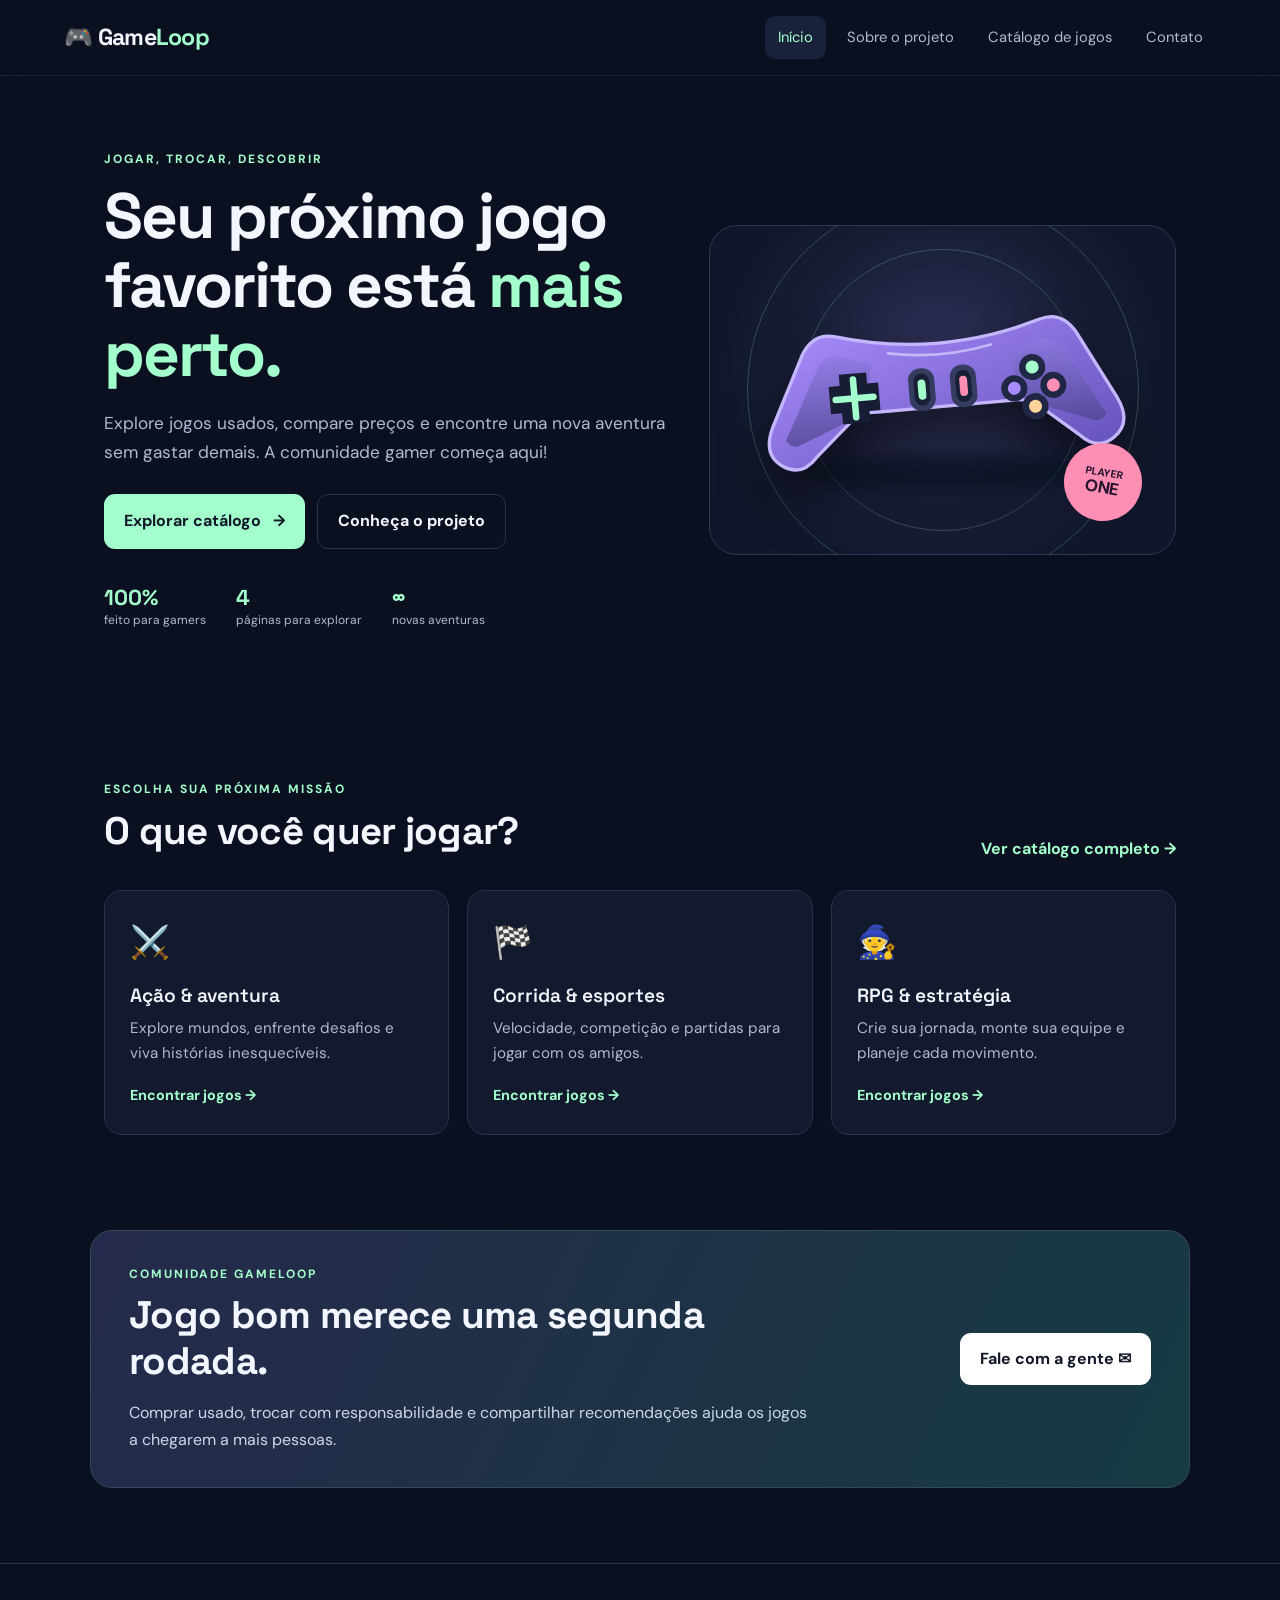
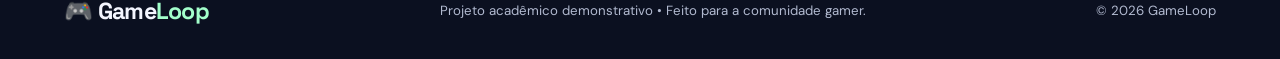
<file: Projeto_Gamer/index.html>
<!DOCTYPE html>
<html lang="pt-BR">
<head>
  <meta charset="UTF-8">
  <meta name="viewport" content="width=device-width, initial-scale=1.0">
  <meta name="description" content="GameLoop: catálogo de jogos usados, dicas e comunidade gamer.">
  <title>GameLoop | Início</title>
  <link rel="stylesheet" href="style.css">
</head>
<body>
  <header class="topo">
    <a class="logo" href="index.html" aria-label="GameLoop, página inicial">🎮 Game<span>Loop</span></a>
    <button class="menu-toggle" aria-label="Abrir menu" aria-expanded="false">☰</button>
    <nav class="menu" aria-label="Navegação principal">
      <a class="ativo" href="index.html">Início</a>
      <a href="sobre.html">Sobre o projeto</a>
      <a href="projeto.html">Catálogo de jogos</a>
      <a href="contato.html">Contato</a>
    </nav>
  </header>

  <main>
    <section class="hero">
      <div class="hero-texto">
        <p class="etiqueta">JOGAR, TROCAR, DESCOBRIR</p>
        <h1>Seu próximo jogo favorito está <span>mais perto.</span></h1>
        <p>Explore jogos usados, compare preços e encontre uma nova aventura sem gastar demais. A comunidade gamer começa aqui!</p>
        <div class="botoes">
          <a class="botao" href="projeto.html">Explorar catálogo <span aria-hidden="true">→</span></a>
          <a class="botao botao-secundario" href="sobre.html">Conheça o projeto</a>
        </div>
        <div class="mini-dados">
          <div><strong>100%</strong><small>feito para gamers</small></div>
          <div><strong>4</strong><small>páginas para explorar</small></div>
          <div><strong>∞</strong><small>novas aventuras</small></div>
        </div>
      </div>
      <div class="hero-arte">
        <img src="imagens/controle.svg" alt="Ilustração colorida de um controle de videogame">
        <div class="selo">PLAYER<br><strong>ONE</strong></div>
      </div>
    </section>

    <section class="secao">
      <div class="cabecalho-secao">
        <div><p class="etiqueta">ESCOLHA SUA PRÓXIMA MISSÃO</p><h2>O que você quer jogar?</h2></div>
        <a class="link-seta" href="projeto.html">Ver catálogo completo →</a>
      </div>
      <div class="cards">
        <article class="card categoria-card">
          <div class="icone-card">⚔️</div><h3>Ação & aventura</h3>
          <p>Explore mundos, enfrente desafios e viva histórias inesquecíveis.</p>
          <a href="projeto.html?categoria=Acao">Encontrar jogos →</a>
        </article>
        <article class="card categoria-card">
          <div class="icone-card">🏁</div><h3>Corrida & esportes</h3>
          <p>Velocidade, competição e partidas para jogar com os amigos.</p>
          <a href="projeto.html?categoria=Esportes">Encontrar jogos →</a>
        </article>
        <article class="card categoria-card">
          <div class="icone-card">🧙</div><h3>RPG & estratégia</h3>
          <p>Crie sua jornada, monte sua equipe e planeje cada movimento.</p>
          <a href="projeto.html?categoria=RPG">Encontrar jogos →</a>
        </article>
      </div>
    </section>

    <section class="faixa">
      <div><p class="etiqueta">COMUNIDADE GAMELOOP</p><h2>Jogo bom merece uma segunda rodada.</h2><p>Comprar usado, trocar com responsabilidade e compartilhar recomendações ajuda os jogos a chegarem a mais pessoas.</p></div>
      <a class="botao botao-claro" href="contato.html">Fale com a gente ✉</a>
    </section>
  </main>

  <footer class="rodape"><a class="logo" href="index.html">🎮 Game<span>Loop</span></a><p>Projeto acadêmico demonstrativo • Feito para a comunidade gamer.</p><p>© 2026 GameLoop</p></footer>
  <script src="script.js"></script>
</body>
</html>
</file>
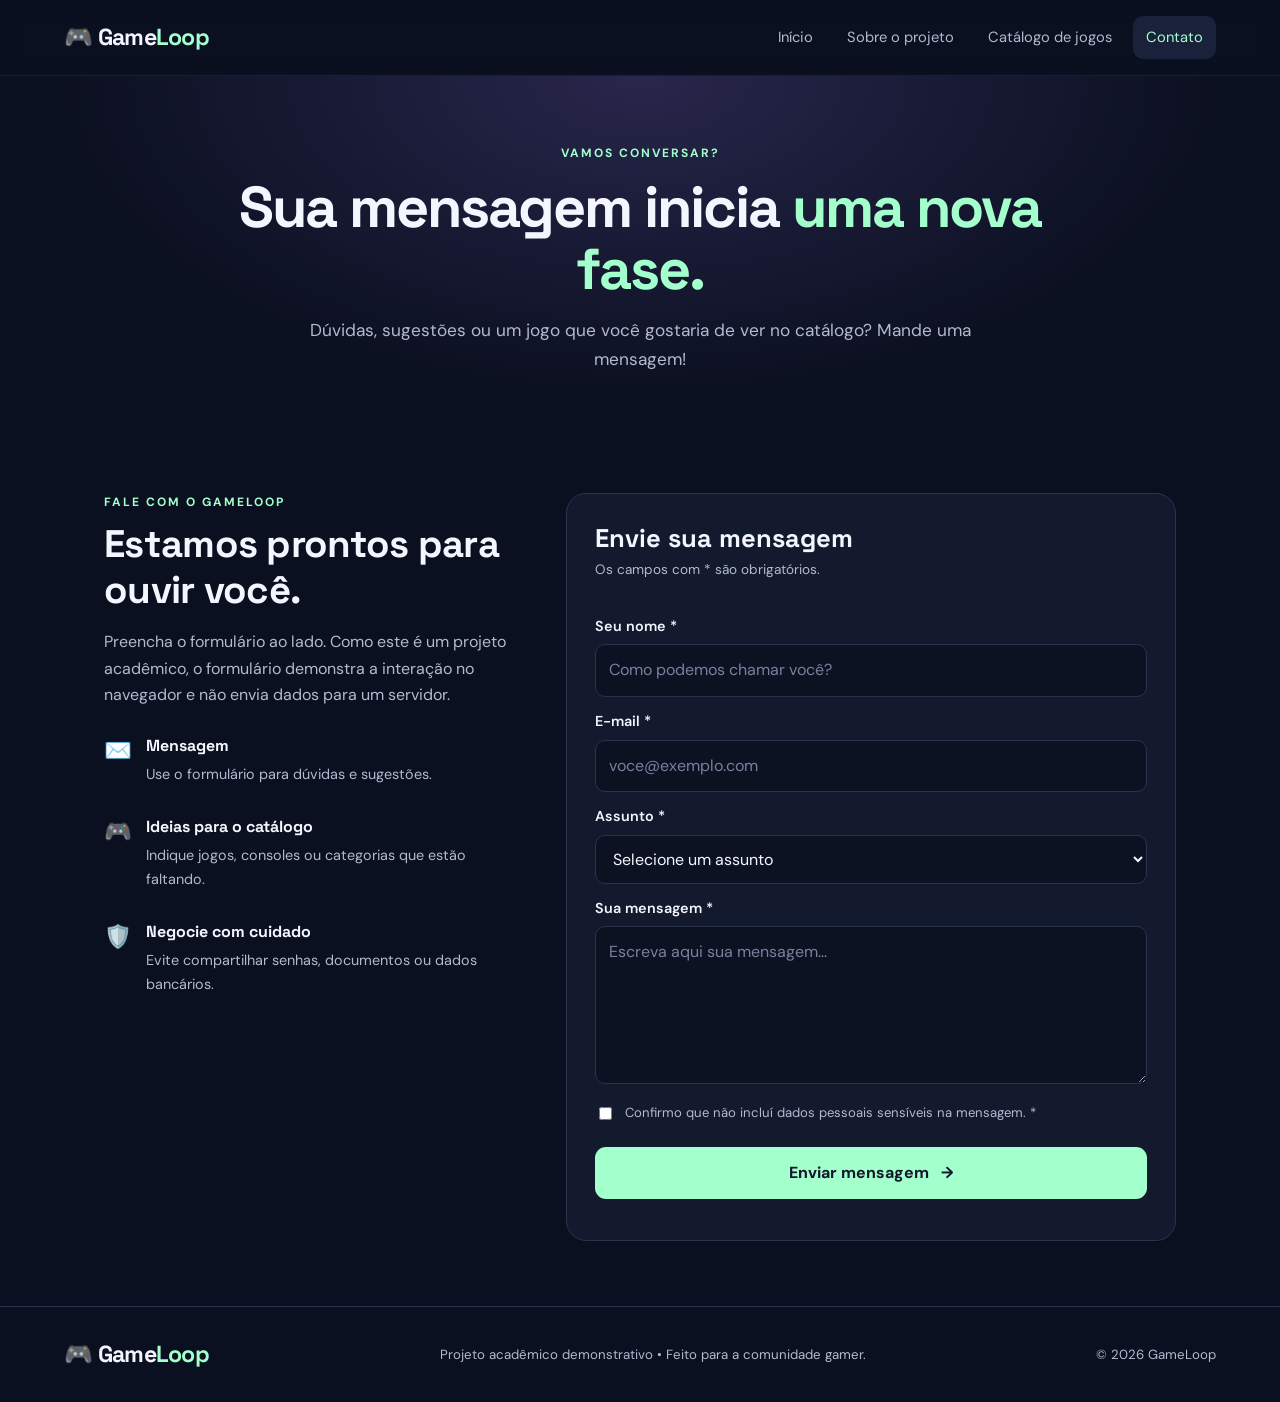
<file: Projeto_Gamer/contato.html>
<!DOCTYPE html>
<html lang="pt-BR">
<head>
  <meta charset="UTF-8">
  <meta name="viewport" content="width=device-width, initial-scale=1.0">
  <title>GameLoop | Contato</title>
  <link rel="stylesheet" href="style.css">
</head>
<body>
  <header class="topo">
    <a class="logo" href="index.html">🎮 Game<span>Loop</span></a>
    <button class="menu-toggle" aria-label="Abrir menu" aria-expanded="false">☰</button>
    <nav class="menu" aria-label="Navegação principal">
      <a href="index.html">Início</a><a href="sobre.html">Sobre o projeto</a><a href="projeto.html">Catálogo de jogos</a><a class="ativo" href="contato.html">Contato</a>
    </nav>
  </header>
  <main>
    <section class="pagina-banner"><p class="etiqueta">VAMOS CONVERSAR?</p><h1>Sua mensagem inicia <span>uma nova fase.</span></h1><p>Dúvidas, sugestões ou um jogo que você gostaria de ver no catálogo? Mande uma mensagem!</p></section>
    <section class="secao contato-layout">
      <div class="contato-info"><p class="etiqueta">FALE COM O GAMELOOP</p><h2>Estamos prontos para ouvir você.</h2><p>Preencha o formulário ao lado. Como este é um projeto acadêmico, o formulário demonstra a interação no navegador e não envia dados para um servidor.</p>
        <div class="info-item"><span>✉️</span><div><strong>Mensagem</strong><p>Use o formulário para dúvidas e sugestões.</p></div></div>
        <div class="info-item"><span>🎮</span><div><strong>Ideias para o catálogo</strong><p>Indique jogos, consoles ou categorias que estão faltando.</p></div></div>
        <div class="info-item"><span>🛡️</span><div><strong>Negocie com cuidado</strong><p>Evite compartilhar senhas, documentos ou dados bancários.</p></div></div>
      </div>
      <form class="formulario" id="form-contato">
        <h2>Envie sua mensagem</h2>
        <p class="texto-form">Os campos com * são obrigatórios.</p>
        <label for="nome">Seu nome *</label><input id="nome" name="nome" type="text" placeholder="Como podemos chamar você?" required minlength="2">
        <label for="email">E-mail *</label><input id="email" name="email" type="email" placeholder="voce@exemplo.com" required>
        <label for="assunto">Assunto *</label><select id="assunto" name="assunto" required><option value="">Selecione um assunto</option><option>Dúvida sobre o projeto</option><option>Sugestão de jogo</option><option>Compra ou troca de jogos</option><option>Outro assunto</option></select>
        <label for="mensagem">Sua mensagem *</label><textarea id="mensagem" name="mensagem" rows="5" placeholder="Escreva aqui sua mensagem..." required minlength="10"></textarea>
        <label class="check-privacidade"><input type="checkbox" id="concordo" required> Confirmo que não incluí dados pessoais sensíveis na mensagem. *</label>
        <button class="botao botao-enviar" type="submit">Enviar mensagem <span aria-hidden="true">→</span></button>
        <p id="retorno-form" class="retorno-form" role="status" aria-live="polite"></p>
      </form>
    </section>
  </main>
  <footer class="rodape"><a class="logo" href="index.html">🎮 Game<span>Loop</span></a><p>Projeto acadêmico demonstrativo • Feito para a comunidade gamer.</p><p>© 2026 GameLoop</p></footer>
  <script src="script.js"></script>
</body>
</html>
</file>
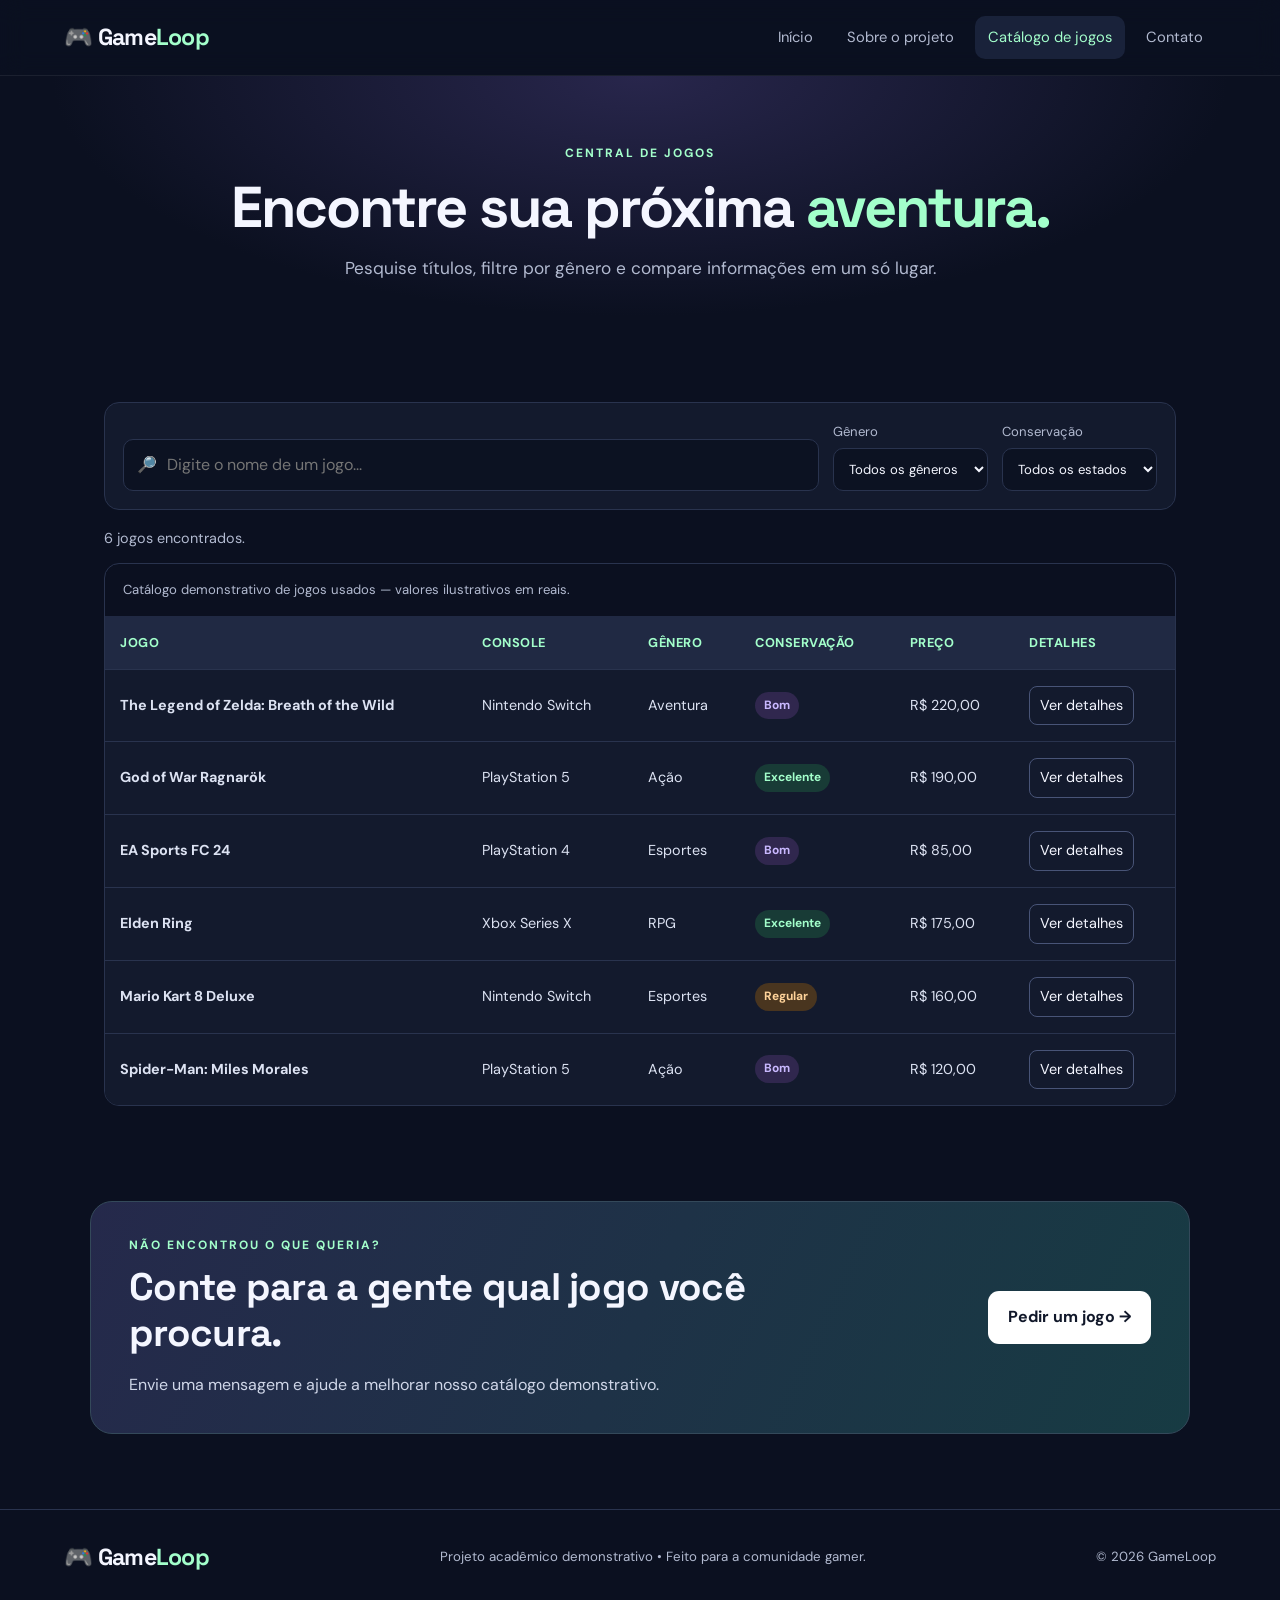
<file: Projeto_Gamer/projeto.html>
<!DOCTYPE html>
<html lang="pt-BR">
<head>
  <meta charset="UTF-8">
  <meta name="viewport" content="width=device-width, initial-scale=1.0">
  <title>GameLoop | Catálogo de jogos</title>
  <link rel="stylesheet" href="style.css">
</head>
<body>
  <header class="topo">
    <a class="logo" href="index.html">🎮 Game<span>Loop</span></a>
    <button class="menu-toggle" aria-label="Abrir menu" aria-expanded="false">☰</button>
    <nav class="menu" aria-label="Navegação principal">
      <a href="index.html">Início</a><a href="sobre.html">Sobre o projeto</a><a class="ativo" href="projeto.html">Catálogo de jogos</a><a href="contato.html">Contato</a>
    </nav>
  </header>
  <main>
    <section class="pagina-banner"><p class="etiqueta">CENTRAL DE JOGOS</p><h1>Encontre sua próxima <span>aventura.</span></h1><p>Pesquise títulos, filtre por gênero e compare informações em um só lugar.</p></section>
    <section class="secao">
      <div class="filtros">
        <label class="campo-busca">🔎 <span class="sr-only">Pesquisar jogos</span><input id="pesquisa" type="search" placeholder="Digite o nome de um jogo..." aria-label="Pesquisar jogos"></label>
        <label class="campo-select">Gênero
          <select id="filtro-genero"><option value="todos">Todos os gêneros</option><option>Ação</option><option>RPG</option><option>Esportes</option><option>Aventura</option></select>
        </label>
        <label class="campo-select">Conservação
          <select id="filtro-estado"><option value="todos">Todos os estados</option><option>Excelente</option><option>Bom</option><option>Regular</option></select>
        </label>
      </div>
      <p id="resultado-contagem" class="resultado-contagem" aria-live="polite">Mostrando todos os jogos.</p>
      <div class="tabela-wrap">
        <table id="tabela-jogos">
          <caption>Catálogo demonstrativo de jogos usados — valores ilustrativos em reais.</caption>
          <thead><tr><th scope="col">Jogo</th><th scope="col">Console</th><th scope="col">Gênero</th><th scope="col">Conservação</th><th scope="col">Preço</th><th scope="col">Detalhes</th></tr></thead>
          <tbody>
            <tr data-nome="the legend of zelda breath of the wild" data-genero="Aventura" data-estado="Bom"><td><strong>The Legend of Zelda: Breath of the Wild</strong></td><td>Nintendo Switch</td><td>Aventura</td><td><span class="estado estado-bom">Bom</span></td><td>R$ 220,00</td><td><button class="detalhe-btn" data-detalhe="Aventura em mundo aberto. Confira se a caixa e o cartucho estão incluídos na negociação.">Ver detalhes</button></td></tr>
            <tr data-nome="god of war ragnarok" data-genero="Ação" data-estado="Excelente"><td><strong>God of War Ragnarök</strong></td><td>PlayStation 5</td><td>Ação</td><td><span class="estado estado-excelente">Excelente</span></td><td>R$ 190,00</td><td><button class="detalhe-btn" data-detalhe="Aventura de ação. Verifique a mídia, a capa e a compatibilidade com seu console.">Ver detalhes</button></td></tr>
            <tr data-nome="ea sports fc 24" data-genero="Esportes" data-estado="Bom"><td><strong>EA Sports FC 24</strong></td><td>PlayStation 4</td><td>Esportes</td><td><span class="estado estado-bom">Bom</span></td><td>R$ 85,00</td><td><button class="detalhe-btn" data-detalhe="Jogo de futebol. Confirme se os modos que você deseja jogar ainda estão disponíveis.">Ver detalhes</button></td></tr>
            <tr data-nome="elden ring" data-genero="RPG" data-estado="Excelente"><td><strong>Elden Ring</strong></td><td>Xbox Series X</td><td>RPG</td><td><span class="estado estado-excelente">Excelente</span></td><td>R$ 175,00</td><td><button class="detalhe-btn" data-detalhe="RPG de fantasia e exploração. Confira a edição e a plataforma antes de comprar.">Ver detalhes</button></td></tr>
            <tr data-nome="mario kart 8 deluxe" data-genero="Esportes" data-estado="Regular"><td><strong>Mario Kart 8 Deluxe</strong></td><td>Nintendo Switch</td><td>Esportes</td><td><span class="estado estado-regular">Regular</span></td><td>R$ 160,00</td><td><button class="detalhe-btn" data-detalhe="Corridas divertidas para jogar sozinho ou com amigos. Inspecione bem o cartucho e a embalagem.">Ver detalhes</button></td></tr>
            <tr data-nome="spider-man miles morales" data-genero="Ação" data-estado="Bom"><td><strong>Spider-Man: Miles Morales</strong></td><td>PlayStation 5</td><td>Ação</td><td><span class="estado estado-bom">Bom</span></td><td>R$ 120,00</td><td><button class="detalhe-btn" data-detalhe="Jogo de ação com super-herói. Compare a edição e o conteúdo incluído.">Ver detalhes</button></td></tr>
          </tbody>
        </table>
      </div>
      <div id="mensagem-vazia" class="mensagem-vazia" hidden>Nenhum jogo encontrado. Tente outro nome ou altere os filtros.</div>
    </section>
    <section class="faixa"><div><p class="etiqueta">NÃO ENCONTROU O QUE QUERIA?</p><h2>Conte para a gente qual jogo você procura.</h2><p>Envie uma mensagem e ajude a melhorar nosso catálogo demonstrativo.</p></div><a class="botao botao-claro" href="contato.html">Pedir um jogo →</a></section>
  </main>
  <div class="modal" id="modal-detalhes" role="dialog" aria-modal="true" aria-labelledby="modal-titulo" hidden><div class="modal-caixa"><button class="modal-fechar" aria-label="Fechar detalhes">×</button><p class="etiqueta">DETALHES DO JOGO</p><h2 id="modal-titulo">Sobre este jogo</h2><p id="modal-texto"></p><button class="botao" id="modal-ok">Entendi</button></div></div>
  <footer class="rodape"><a class="logo" href="index.html">🎮 Game<span>Loop</span></a><p>Projeto acadêmico demonstrativo • Feito para a comunidade gamer.</p><p>© 2026 GameLoop</p></footer>
  <script src="script.js"></script>
</body>
</html>
</file>
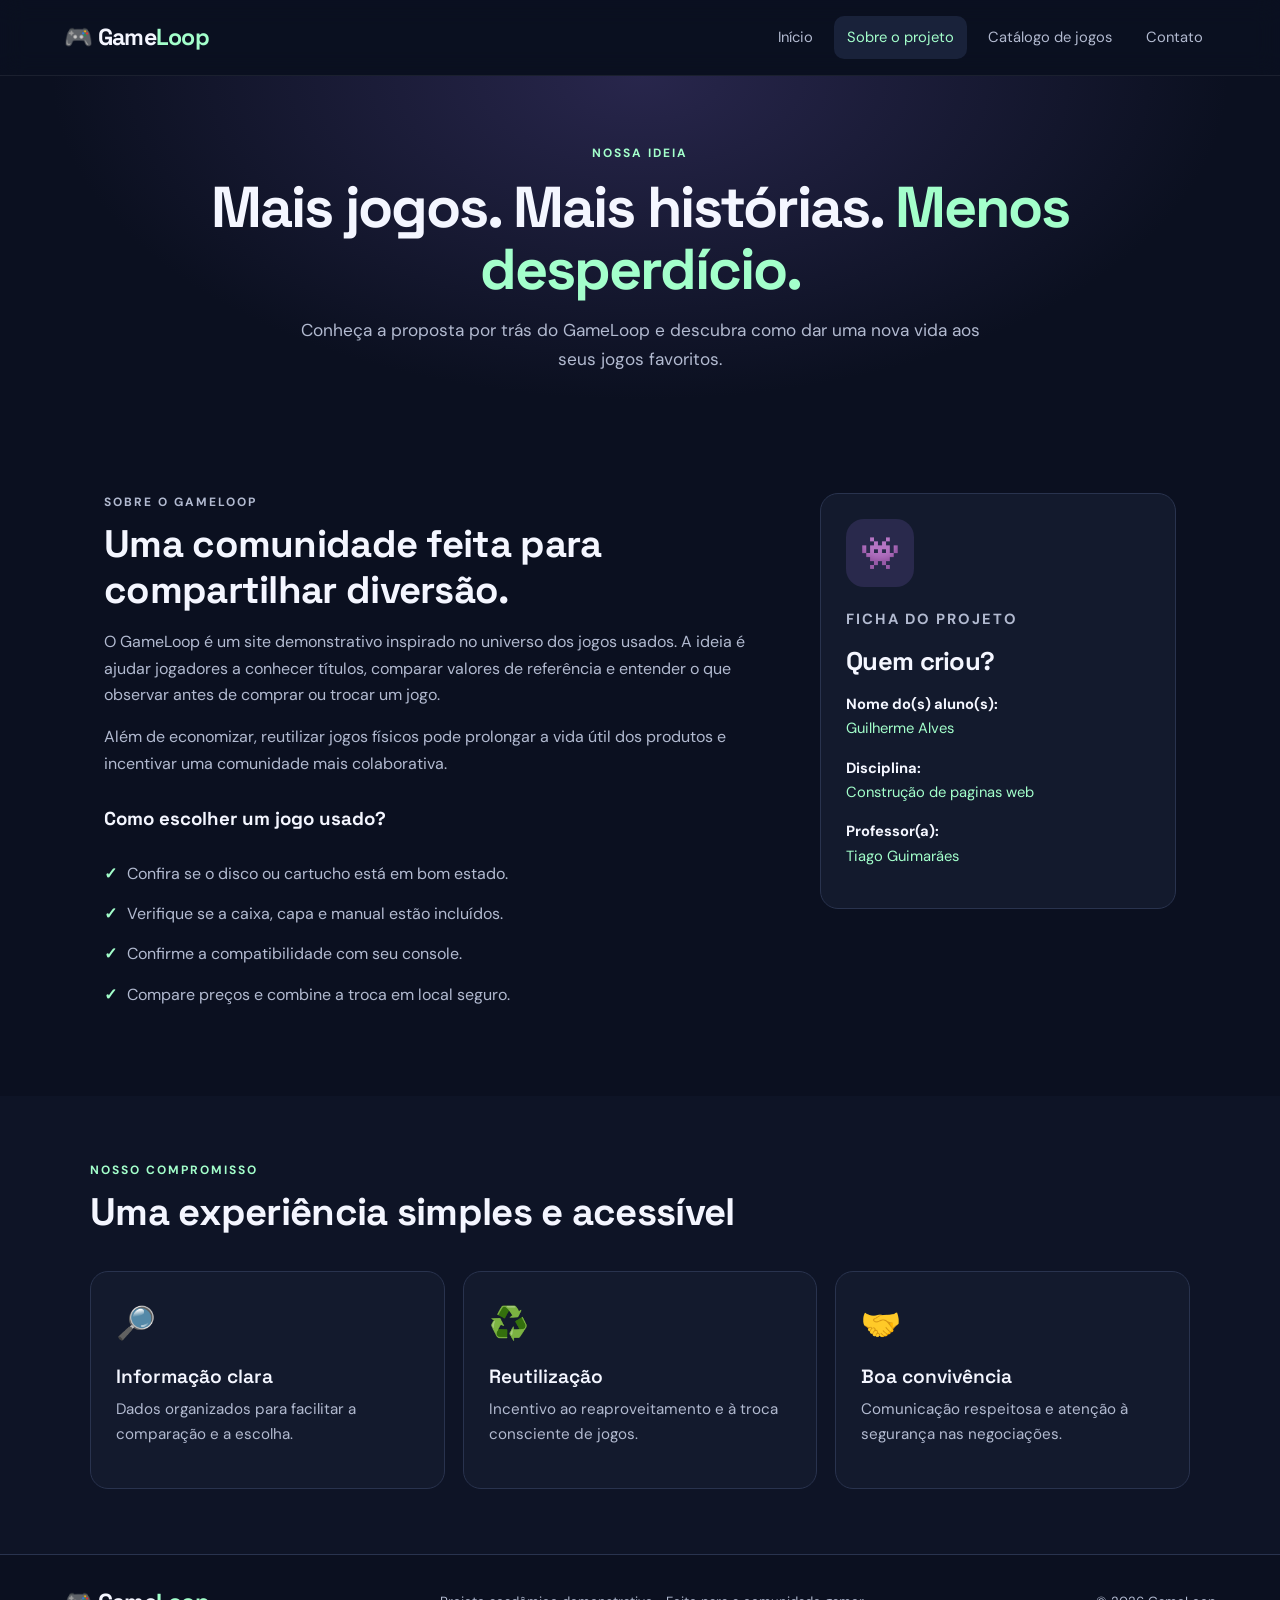
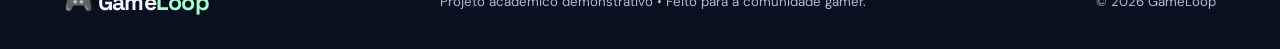
<file: Projeto_Gamer/sobre.html>
<!DOCTYPE html>
<html lang="pt-BR">
<head>
  <meta charset="UTF-8">
  <meta name="viewport" content="width=device-width, initial-scale=1.0">
  <title>GameLoop | Sobre o projeto</title>
  <link rel="stylesheet" href="style.css">
</head>
<body>
  <header class="topo">
    <a class="logo" href="index.html">🎮 Game<span>Loop</span></a>
    <button class="menu-toggle" aria-label="Abrir menu" aria-expanded="false">☰</button>
    <nav class="menu" aria-label="Navegação principal">
      <a href="index.html">Início</a><a class="ativo" href="sobre.html">Sobre o projeto</a><a href="projeto.html">Catálogo de jogos</a><a href="contato.html">Contato</a>
    </nav>
  </header>
  <main>
    <section class="pagina-banner"><p class="etiqueta">NOSSA IDEIA</p><h1>Mais jogos. Mais histórias. <span>Menos desperdício.</span></h1><p>Conheça a proposta por trás do GameLoop e descubra como dar uma nova vida aos seus jogos favoritos.</p></section>
    <section class="conteudo-duplo secao">
      <div><p class="etiqueta">SOBRE O GAMELOOP</p><h2>Uma comunidade feita para compartilhar diversão.</h2>
        <p>O GameLoop é um site demonstrativo inspirado no universo dos jogos usados. A ideia é ajudar jogadores a conhecer títulos, comparar valores de referência e entender o que observar antes de comprar ou trocar um jogo.</p>
        <p>Além de economizar, reutilizar jogos físicos pode prolongar a vida útil dos produtos e incentivar uma comunidade mais colaborativa.</p>
        <h3>Como escolher um jogo usado?</h3>
        <ul class="lista-check"><li>Confira se o disco ou cartucho está em bom estado.</li><li>Verifique se a caixa, capa e manual estão incluídos.</li><li>Confirme a compatibilidade com seu console.</li><li>Compare preços e combine a troca em local seguro.</li></ul>
      </div>
      <aside class="painel-aluno"><div class="avatar">👾</div><p class="etiqueta">FICHA DO PROJETO</p><h2>Quem criou?</h2>
        <p><strong>Nome do(s) aluno(s):</strong><br><span class="preencher">Guilherme Alves</span></p>
        <p><strong>Disciplina:</strong><br><span class="preencher">Construção de paginas web</span></p>
        <p><strong>Professor(a):</strong><br><span class="preencher">Tiago Guimarães</span></p>
      </aside>
    </section>
    <section class="secao secao-suave">
      <div class="cabecalho-secao"><div><p class="etiqueta">NOSSO COMPROMISSO</p><h2>Uma experiência simples e acessível</h2></div></div>
      <div class="cards">
        <article class="card"><div class="icone-card">🔎</div><h3>Informação clara</h3><p>Dados organizados para facilitar a comparação e a escolha.</p></article>
        <article class="card"><div class="icone-card">♻️</div><h3>Reutilização</h3><p>Incentivo ao reaproveitamento e à troca consciente de jogos.</p></article>
        <article class="card"><div class="icone-card">🤝</div><h3>Boa convivência</h3><p>Comunicação respeitosa e atenção à segurança nas negociações.</p></article>
      </div>
    </section>
  </main>
  <footer class="rodape"><a class="logo" href="index.html">🎮 Game<span>Loop</span></a><p>Projeto acadêmico demonstrativo • Feito para a comunidade gamer.</p><p>© 2026 GameLoop</p></footer>
  <script src="script.js"></script>
</body>
</html>
</file>
<file: Projeto_Gamer/style.css>
@import url('https://fonts.googleapis.com/css2?family=DM+Sans:wght@400;500;600;700&family=Space+Grotesk:wght@400;500;600;700&display=swap');

:root{--fundo:#0b1020;--painel:#131a2d;--painel-claro:#19223a;--texto:#f4f6ff;--suave:#b2bad0;--roxo:#a78bfa;--verde:#a3ffcb;--borda:#29334e;--rosa:#ff8eb5;--raio:18px}
*{box-sizing:border-box}
html{scroll-behavior:smooth}
body{margin:0;background:var(--fundo);color:var(--texto);font-family:'DM Sans',Arial,sans-serif;line-height:1.65}
a{color:inherit;text-decoration:none}
button,input,select,textarea{font:inherit}
a:focus-visible,button:focus-visible,input:focus-visible,select:focus-visible,textarea:focus-visible{outline:3px solid var(--verde);outline-offset:3px}
.topo{min-height:76px;padding:14px max(5vw,20px);display:flex;align-items:center;justify-content:space-between;gap:24px;border-bottom:1px solid rgba(255,255,255,.07);background:rgba(11,16,32,.94);position:sticky;top:0;z-index:10;backdrop-filter:blur(12px)}
.logo{font-family:'Space Grotesk',sans-serif;font-size:1.45rem;font-weight:700;white-space:nowrap;letter-spacing:-.7px}.logo span{color:var(--verde)}
.menu{display:flex;gap:8px;align-items:center}.menu a{color:var(--suave);font-size:.92rem;padding:9px 13px;border-radius:10px;transition:.2s}.menu a:hover,.menu a.ativo{background:var(--painel-claro);color:var(--verde)}
.menu-toggle{display:none;background:transparent;color:white;border:1px solid var(--borda);padding:7px 12px;border-radius:9px;font-size:1.2rem}
.hero{display:grid;grid-template-columns:1.1fr .9fr;align-items:center;gap:35px;max-width:1200px;margin:auto;padding:74px 5vw 85px;min-height:560px}
.hero h1,.pagina-banner h1{font:700 clamp(2.5rem,5vw,4.6rem)/1.08 'Space Grotesk',sans-serif;letter-spacing:-2px;margin:12px 0 20px}.hero h1 span,.pagina-banner h1 span{color:var(--verde)}
.hero-texto>p:not(.etiqueta),.pagina-banner>p:last-child{font-size:1.08rem;color:var(--suave);max-width:590px}
.etiqueta{font-size:.75rem;letter-spacing:2px;color:var(--verde);font-weight:700;margin:0 0 8px}
.botoes{display:flex;flex-wrap:wrap;gap:12px;margin-top:28px}
.botao{display:inline-flex;justify-content:center;align-items:center;gap:12px;background:var(--verde);color:#10182a;padding:13px 20px;border:0;border-radius:11px;font-weight:700;cursor:pointer;transition:transform .2s,filter .2s}.botao:hover{transform:translateY(-2px);filter:brightness(1.05)}
.botao-secundario{background:transparent;border:1px solid var(--borda);color:var(--texto)}
.botao-claro{background:#fff;color:#11182a;align-self:center;white-space:nowrap}
.hero-arte{position:relative;display:grid;place-items:center;min-height:330px;border-radius:28px;background:radial-gradient(circle at 50% 45%,#32345d 0%,#191e38 48%,#11172a 76%);border:1px solid #303754;overflow:hidden}
.hero-arte:before,.hero-arte:after{content:"";position:absolute;border:1px solid rgba(163,255,203,.22);border-radius:50%;width:280px;height:280px}.hero-arte:after{width:390px;height:390px}
.hero-arte img{width:min(90%,420px);position:relative;z-index:1;filter:drop-shadow(0 22px 24px #0008);animation flutuar 4s ease-in-out infinite}
@keyframes flutuar{0%,100%{transform:translateY(0) rotate(-2deg)}50%{transform:translateY(-9px) rotate(2deg)}}
.selo{position:absolute;z-index:2;right:7%;bottom:10%;background:var(--rosa);color:#20132b;border-radius:50%;width:78px;height:78px;display:grid;place-content:center;text-align:center;font-size:.65rem;line-height:1.1;transform:rotate(10deg);font-weight:700}.selo strong{font-size:1.05rem}
.mini-dados{display:flex;gap:30px;margin-top:35px}.mini-dados div{display:flex;flex-direction:column}.mini-dados strong{font:700 1.35rem 'Space Grotesk',sans-serif;color:var(--verde)}.mini-dados small{font-size:.75rem;color:var(--suave)}
.secao{max-width:1200px;margin:auto;padding:65px 5vw}.cabecalho-secao{display:flex;justify-content:space-between;align-items:end;gap:20px;margin-bottom:28px}.cabecalho-secao h2,.faixa h2,.conteudo-duplo h2,.contato-info h2{font:700 clamp(1.7rem,3vw,2.45rem)/1.2 'Space Grotesk',sans-serif;letter-spacing:-.7px;margin:8px 0}
.link-seta{color:var(--verde);font-weight:700}.cards{display:grid;grid-template-columns:repeat(3,1fr);gap:18px}.card{background:var(--painel);border:1px solid var(--borda);border-radius:var(--raio);padding:25px;transition:transform .2s,border-color .2s}.card:hover{transform:translateY(-4px);border-color:#59648c}.icone-card{font-size:2rem;margin-bottom:14px}.card h3{margin:0 0 8px;font:600 1.2rem 'Space Grotesk',sans-serif}.card p{color:var(--suave);margin:0 0 16px;font-size:.95rem}.card a{color:var(--verde);font-weight:700;font-size:.9rem}
.faixa{max-width:1100px;margin:30px auto 75px;padding:34px 38px;display:flex;justify-content:space-between;align-items:center;gap:25px;background:linear-gradient(115deg,#25294b,#173b43);border:1px solid #34495a;border-radius:22px}.faixa>div{max-width:690px}.faixa p:not(.etiqueta){color:#d0d7e9;margin-bottom:0}
.rodape{border-top:1px solid var(--borda);padding:28px 5vw;display:flex;align-items:center;justify-content:space-between;gap:18px;flex-wrap:wrap;color:var(--suave);font-size:.83rem}.rodape p{margin:0}.rodape .logo{color:var(--texto)}
.pagina-banner{padding:68px 5vw 55px;text-align:center;background:radial-gradient(ellipse at 50% 0%,#28264c 0%,transparent 65%)}.pagina-banner h1{font-size:clamp(2.3rem,4.5vw,3.8rem);max-width:900px;margin:12px auto 16px}.pagina-banner>p:last-child{margin:0 auto;max-width:680px}
.conteudo-duplo{display:grid;grid-template-columns:1.3fr .7fr;gap:55px;align-items:start}.conteudo-duplo p{color:var(--suave)}.conteudo-duplo h3{font-family:'Space Grotesk',sans-serif;margin-top:27px}.lista-check{padding-left:0;list-style:none;color:var(--suave)}.lista-check li{padding:7px 0}.lista-check li:before{content:'✓';color:var(--verde);font-weight:700;margin-right:10px}
.painel-aluno{background:var(--painel);border:1px solid var(--borda);border-radius:var(--raio);padding:25px}.avatar{width:68px;height:68px;border-radius:18px;display:grid;place-items:center;font-size:2rem;background:#29294c;margin-bottom:20px}.painel-aluno h2{font-size:1.6rem}.painel-aluno p{margin:15px 0;color:var(--suave);font-size:.92rem}.painel-aluno strong{color:var(--texto)}.preencher{color:var(--verde)}.observacao{font-size:.78rem!important;border-top:1px solid var(--borda);padding-top:15px}
.secao-suave{background:#0e1426;max-width:none;padding-left:max(5vw,calc((100% - 1100px)/2));padding-right:max(5vw,calc((100% - 1100px)/2))}
.filtros{display:flex;gap:14px;align-items:end;flex-wrap:wrap;background:var(--painel);border:1px solid var(--borda);border-radius:15px;padding:18px}.campo-busca{display:flex;align-items:center;gap:10px;flex:1;min-width:220px;background:#0c1222;border:1px solid var(--borda);padding:0 13px;border-radius:10px}.campo-busca input{border:0;background:transparent;color:var(--texto);padding:12px 0;width:100%;outline:none}.campo-select{display:flex;flex-direction:column;gap:5px;color:var(--suave);font-size:.82rem}.campo-select select{min-width:155px;background:#0c1222;color:var(--texto);border:1px solid var(--borda);padding:11px;border-radius:10px}.resultado-contagem{color:var(--suave);font-size:.9rem;margin:17px 0 12px}
.tabela-wrap{overflow-x:auto;border:1px solid var(--borda);border-radius:15px}table{border-collapse:collapse;width:100%;min-width:850px;background:var(--painel);text-align:left}caption{text-align:left;padding:15px 18px;color:var(--suave);font-size:.82rem}th{background:#202943;color:var(--verde);font-size:.8rem;text-transform:uppercase;letter-spacing:.5px}th,td{padding:16px 15px;border-bottom:1px solid var(--borda)}td{font-size:.9rem;color:#dce2f2}tbody tr:last-child td{border-bottom:0}tbody tr:hover{background:#19233a}.estado{display:inline-block;border-radius:30px;padding:4px 9px;font-size:.75rem;font-weight:700}.estado-excelente{color:#a3ffcb;background:#183b36}.estado-bom{color:#c9b8ff;background:#30274e}.estado-regular{color:#ffd39a;background:#49351f}.detalhe-btn{border:1px solid #485477;background:transparent;color:var(--texto);border-radius:8px;padding:7px 10px;cursor:pointer}.detalhe-btn:hover{border-color:var(--verde);color:var(--verde)}.nota-info{margin-top:20px;padding:16px 18px;border-radius:12px;background:#172439;color:var(--suave);font-size:.9rem}.nota-info strong{color:var(--verde)}.mensagem-vazia{padding:25px;text-align:center;color:var(--suave);background:var(--painel);border-radius:12px;margin-top:15px}
.modal{position:fixed;inset:0;background:#050812d9;z-index:30;display:grid;place-items:center;padding:20px}.modal[hidden]{display:none}.modal-caixa{position:relative;width:min(100%,480px);padding:30px;border-radius:20px;background:var(--painel);border:1px solid var(--borda);box-shadow:0 20px 80px #0008}.modal-caixa h2{font-family:'Space Grotesk',sans-serif}.modal-caixa p:not(.etiqueta){color:var(--suave)}.modal-fechar{position:absolute;right:15px;top:10px;font-size:1.7rem;color:var(--suave);background:none;border:0;cursor:pointer}
.contato-layout{display:grid;grid-template-columns:.8fr 1.2fr;gap:55px;align-items:start}.contato-info>p:not(.etiqueta){color:var(--suave)}.info-item{display:flex;gap:14px;margin-top:25px}.info-item>span{font-size:1.4rem}.info-item strong{font-family:'Space Grotesk',sans-serif}.info-item p{margin:3px 0;color:var(--suave);font-size:.9rem}
.formulario{padding:28px;background:var(--painel);border:1px solid var(--borda);border-radius:20px;display:flex;flex-direction:column}.formulario h2{font:700 1.6rem 'Space Grotesk',sans-serif;margin:0}.texto-form{color:var(--suave);font-size:.85rem;margin:5px 0 20px}.formulario>label:not(.check-privacidade){font-weight:600;font-size:.9rem;margin:13px 0 6px}.formulario input:not([type=checkbox]),.formulario select,.formulario textarea{width:100%;padding:12px 13px;border-radius:10px;background:#0c1222;border:1px solid var(--borda);color:var(--texto)}.formulario input::placeholder,.formulario textarea::placeholder{color:#77829f}.formulario textarea{resize:vertical;min-height:120px}.check-privacidade{display:flex;align-items:flex-start;gap:10px;color:var(--suave);font-size:.82rem;margin:18px 0}.check-privacidade input{margin-top:5px;accent-color:var(--verde)}.botao-enviar{width:100%;margin-top:5px}.retorno-form{font-size:.9rem;margin:13px 0 0;color:var(--verde)}.retorno-form.erro{color:var(--rosa)}
.sr-only{position:absolute;width:1px;height:1px;padding:0;margin:-1px;overflow:hidden;clip:rect(0,0,0,0);white-space:nowrap;border:0}
@media(max-width:800px){.topo{flex-wrap:wrap}.menu-toggle{display:block}.menu{display:none;flex-direction:column;align-items:stretch;width:100%;padding:8px 0}.menu.aberto{display:flex}.menu a{padding:11px}.hero{grid-template-columns:1fr;padding-top:55px}.hero-arte{min-height:270px;grid-row:1}.hero-texto{text-align:center}.hero-texto>p:not(.etiqueta){margin-left:auto;margin-right:auto}.botoes,.mini-dados{justify-content:center}.cards{grid-template-columns:1fr}.cabecalho-secao{align-items:start;flex-direction:column}.faixa{margin:20px 5vw 55px;flex-direction:column;align-items:flex-start;padding:27px}.conteudo-duplo,.contato-layout{grid-template-columns:1fr;gap:30px}.pagina-banner{padding-top:48px}.secao{padding-top:45px;padding-bottom:45px}.rodape{justify-content:center;text-align:center;flex-direction:column}.campo-busca{flex-basis:100%}}
@media(prefers-reduced-motion:reduce){*,*::before,*::after{scroll-behavior:auto!important;animation:none!important;transition:none!important}}
</file>
